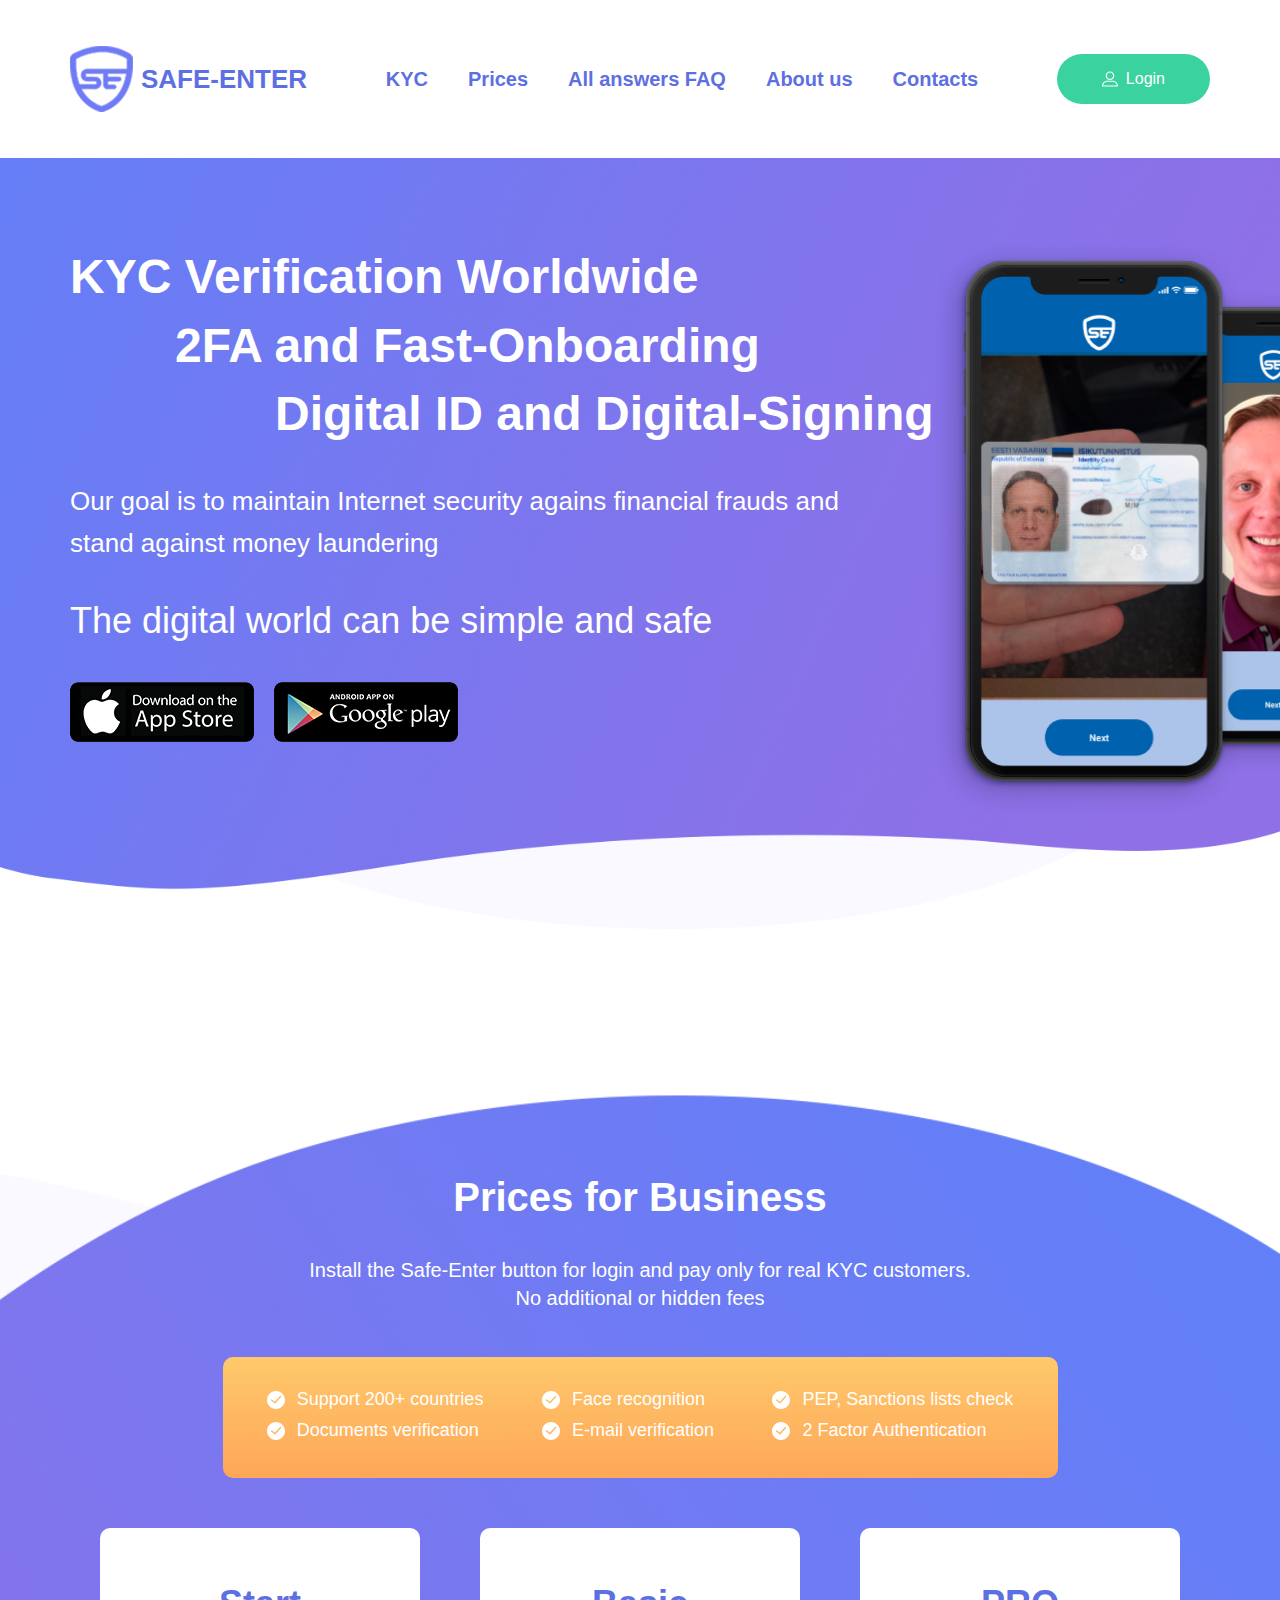
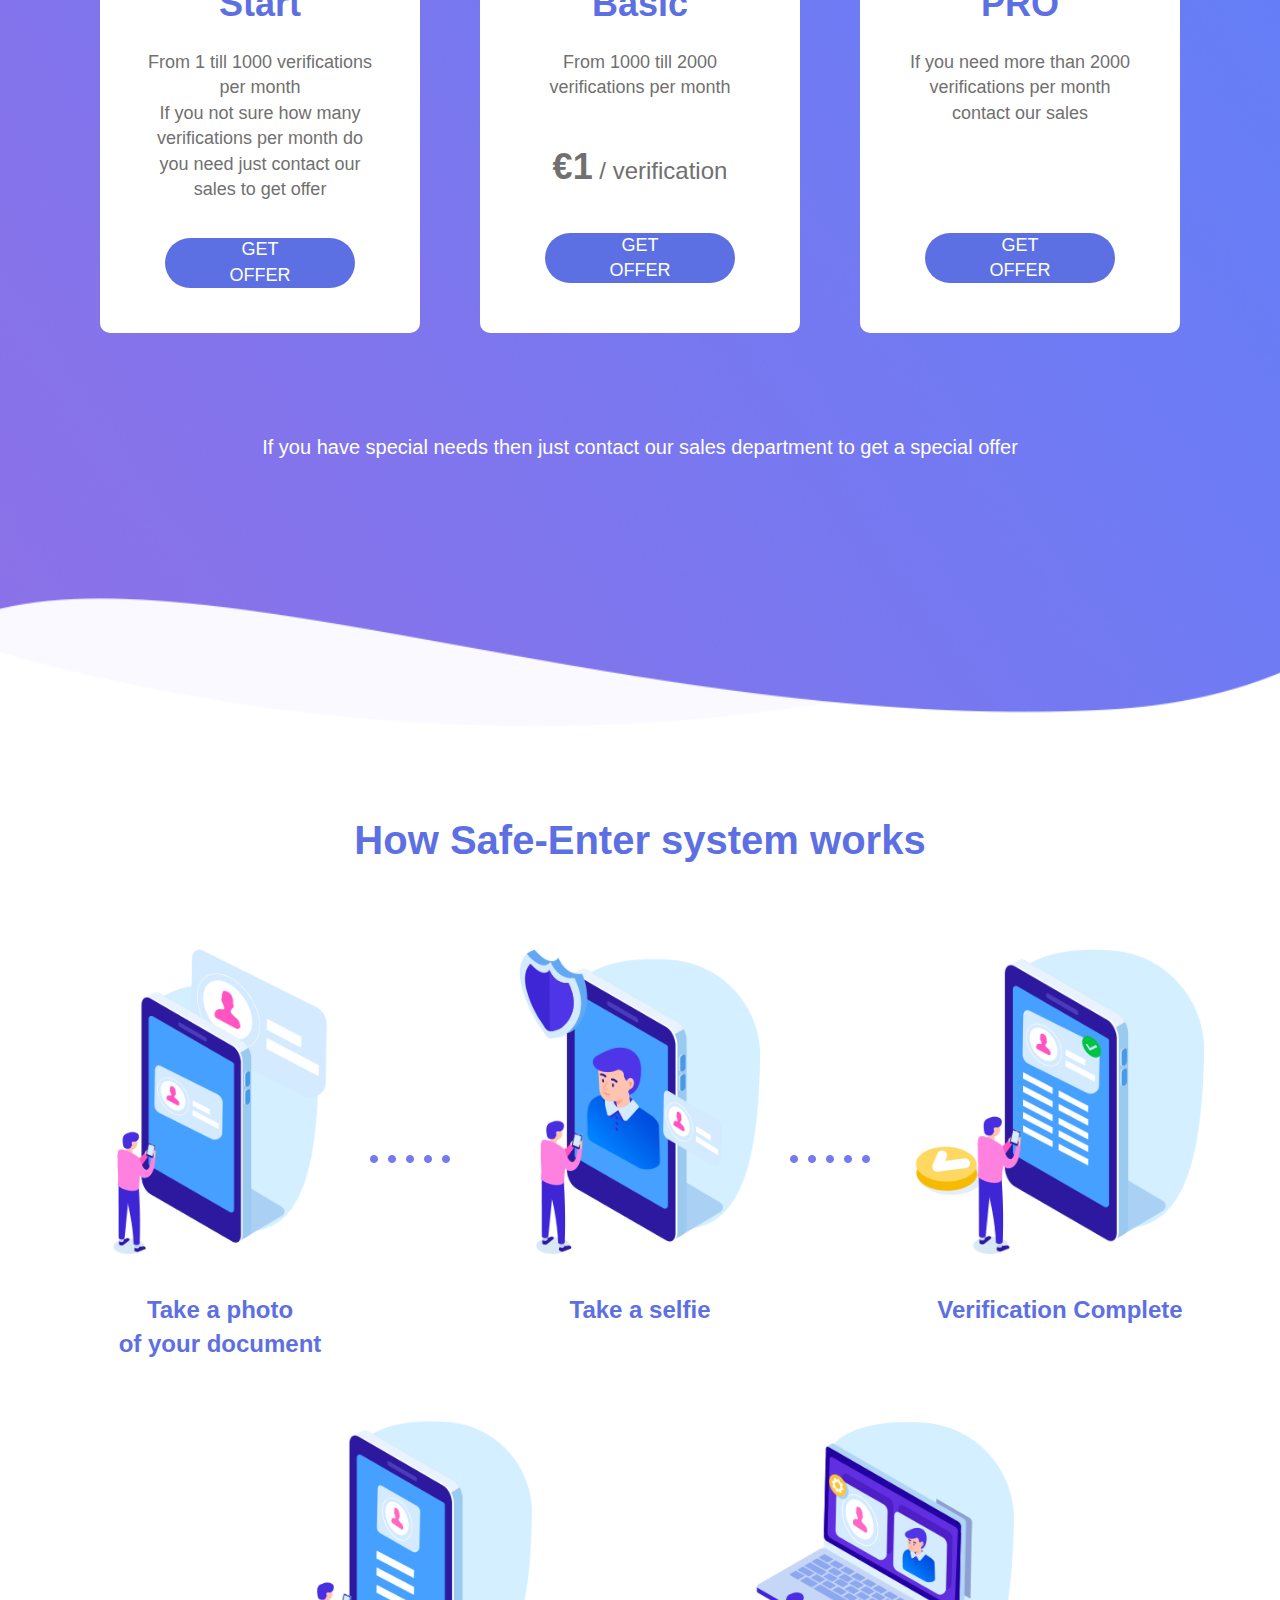
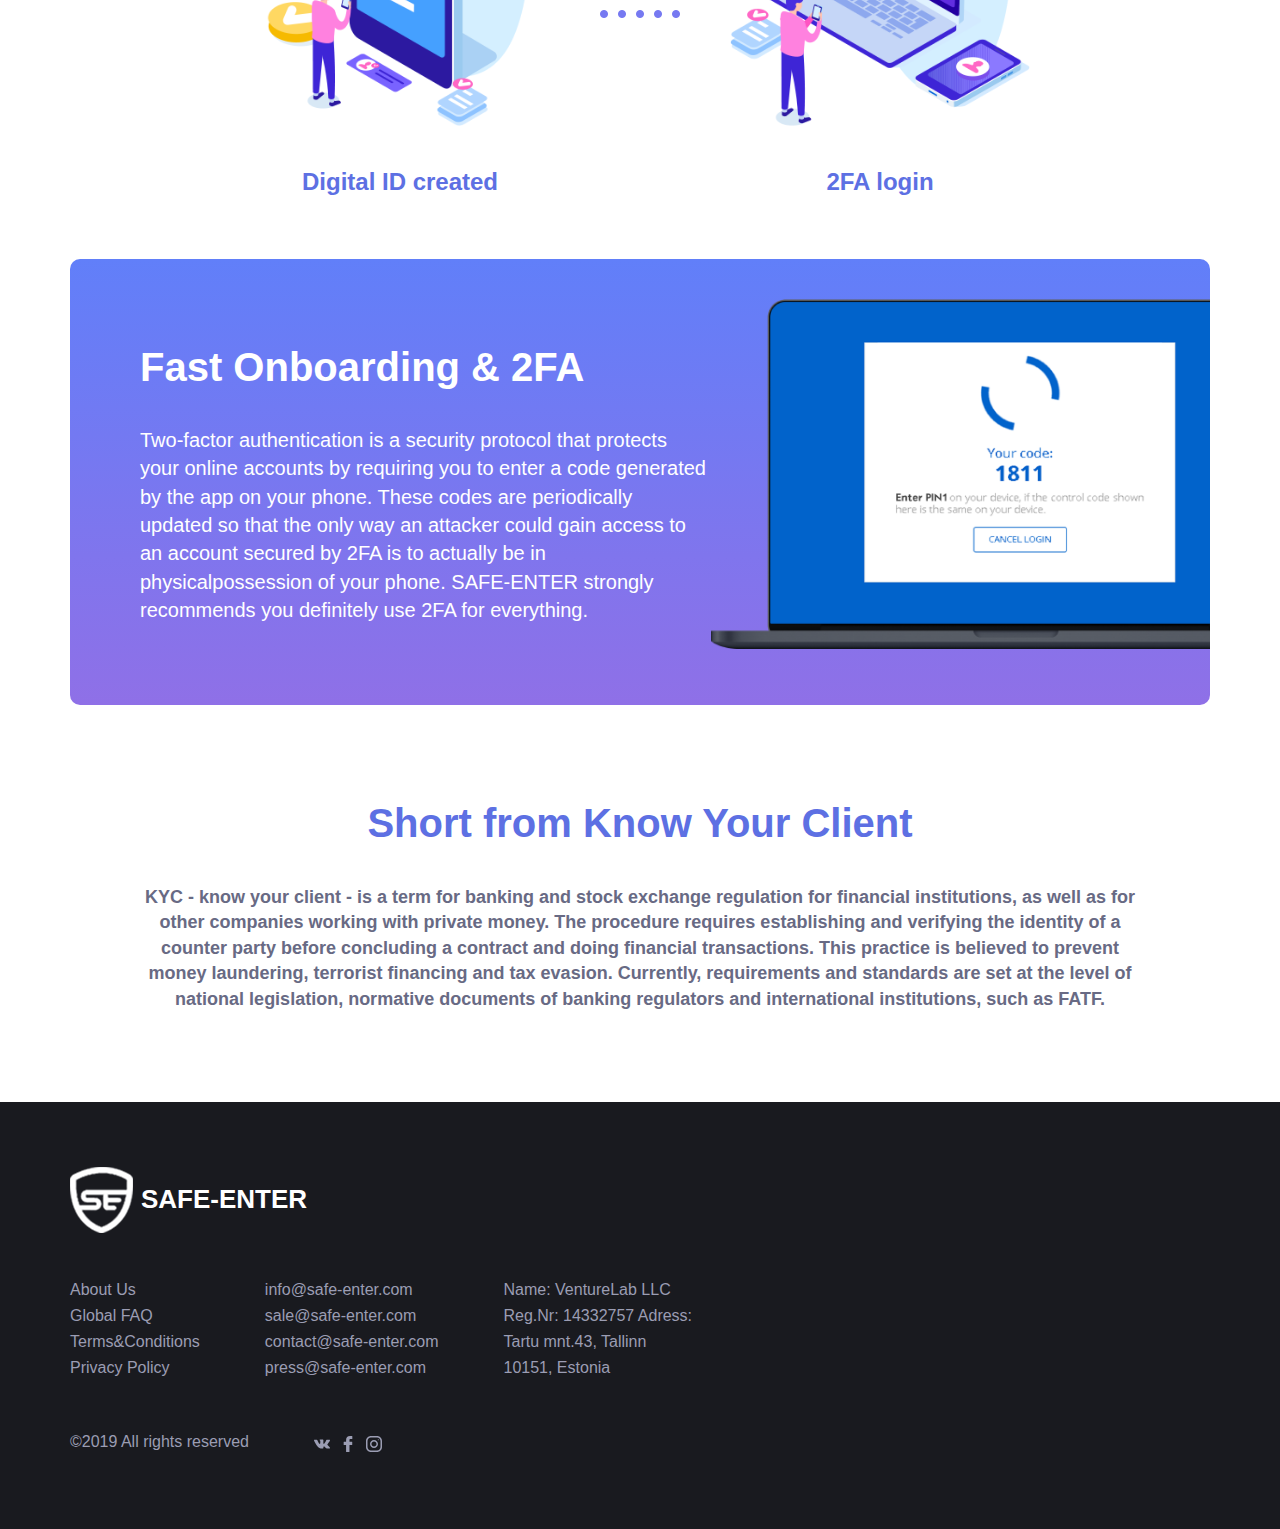
<file: index.html>
<!DOCTYPE html>
<html lang="ru">

<head>
  <meta charset="UTF-8">
  <meta name="viewport" content="width=device-width, initial-scale=1.0">
  <meta http-equiv="X-UA-Compatible" content="ie=edge">
  <title>Tempalte</title>
  <meta name="description" content="">
  <meta name="keywords" content="">
  <!-- Favicon -->
  <link rel="icon" href="#" type="image/x-icon">
  <link rel="shortcut icon" href="#" type="image/x-icon">
  <!-- OG-метки -->
  <meta property="og:title" content="Заголовок">
  <meta property="og:description" content="Описание">
  <meta property="og:type" content="article">
  <meta property="og:image" content="image">
  <meta property="og:site_name" content="site_name">
  <!-- Файлы стилей -->
  <link rel="stylesheet" href="css/style.min.css">
  <!-- No JS -->
  <noscript>
    <meta http-equiv="refresh" content="0;url=/nojs.html" />
  </noscript>
</head>

<body>
  <nav class="nav">
    <div class="container">
      <div class="row nav__row">
        <a href="/" class="nav__logo">
          <img src="/img/logo.png" alt="logo" class="nav__logo--img">
          <div class="nav__logo--text">
            Safe-enter
          </div>
        </a>
        <a href="#" class="nav__hidden">
            <svg class="nav__hidden--svg">
                <use xlink:href="img/sprite-svg.svg#menu"></use>
              </svg>
        </a>
        <ul class="nav__list">
          <li class="nav__item">
            <a href="#" class="nav__link">
              KYC
            </a>
          </li>
          <li class="nav__item" >
            <a href="#prices" class="nav__link" >
              Prices
            </a>
          </li>
          <li class="nav__item">
            <a href="/faq.html" class="nav__link">
              All answers FAQ
            </a>
          </li>
          <li class="nav__item">
            <a href="#" class="nav__link">
              About us
            </a>
          </li>
          <li class="nav__item">
            <a href="#" class="nav__link">
              Contacts
            </a>
          </li>
        </ul>
        <a href="#" class="nav__btn">
          <svg class="nav__btn--svg">
            <use xlink:href="img/sprite-svg.svg#profile"></use>
          </svg>
          Login
        </a>
      </div>
    </div>
  </nav>
  <header class="header">
    <div class="container">
      <div class="row">
        <div class="header__left">
          <h1 class="header__title">
            KYC Verification Worldwide
            <span class="header__title--span header__title--second">
              2FA and Fast-Onboarding
            </span>
            <span class="header__title--span header__title--third">
              Digital ID and Digital-Signing
            </span>
          </h1>
          <div class="header__desc">
            Our goal is to maintain Internet security agains financial frauds
            and stand against money laundering
          </div>
          <div class="header__deco">
            The digital world can be simple and safe
          </div>
          <div class="header__apps">
            <a href="#" class="header__apps--link">
                <img src="img/app-store.png" alt="" class="header__apps--a-store">
            </a>
            <a href="#" class="header__apps--link">
                <img src="img/g-play.png" alt="" class="header__apps--g-play">
            </a>
          </div>

        </div>
        <div class="header__right">
          <img src="img/iphones.png" alt="" class="header__img">
        </div>
      </div>
    </div>
  </header>

  <section class="prices" id="prices">
    <div class="container">
      <div class="row">
        <div class="col">
            <h2 class="prices__title">
                Prices for Business
              </h2>
              <div class="prices__desc">
                Install the Safe-Enter button for login and pay only for real KYC customers.
                No additional or hidden fees
              </div>
          <div class="prices__advantages">
            <div class="prices__advantages--col">
              <div class="prices__advantages--item">
                <svg class="prices__advantages--svg">
                  <use xlink:href="img/sprite-svg.svg#success-2"></use>
                </svg>
                Support 200+ countries
              </div>
              <div class="prices__advantages--item">
                <svg class="prices__advantages--svg">
                  <use xlink:href="img/sprite-svg.svg#success-2"></use>
                </svg>
                Documents verification
              </div>
            </div>
            <div class="prices__advantages--col">
              <div class="prices__advantages--item">
                <svg class="prices__advantages--svg">
                  <use xlink:href="img/sprite-svg.svg#success-2"></use>
                </svg>
                Face recognition
              </div>
              <div class="prices__advantages--item">
                <svg class="prices__advantages--svg">
                  <use xlink:href="img/sprite-svg.svg#success-2"></use>
                </svg>
                E-mail verification
              </div>
            </div>
            <div class="prices__advantages--col">
              <div class="prices__advantages--item">
                <svg class="prices__advantages--svg">
                  <use xlink:href="img/sprite-svg.svg#success-2"></use>
                </svg>
                PEP, Sanctions lists check
              </div>
              <div class="prices__advantages--item">
                <svg class="prices__advantages--svg">
                  <use xlink:href="img/sprite-svg.svg#success-2"></use>
                </svg>
                2 Factor Authentication
              </div>
            </div>
          </div>
          <ul class="prices__pack">
            <li class="prices__pack--item">
              <div class="prices__pack--title">
                Start
              </div>
              <div class="prices__pack--desc">
                From 1 till 1000
                verifications per month
                <div class="prices__pack--span">
                  If you not sure how
                  many verifications per month
                  do you need just contact
                  our sales to get offer
                </div>
              </div>
              <a href="#" class="prices__pack--btn">
                GET OFFER
              </a>
            </li>
            <li class="prices__pack--item">
              <div class="prices__pack--title">
                Basic
              </div>
              <div class="prices__pack--desc">
                From 1000 till 2000 verifications per month
                <div class="prices__pack--price">
                  <span class="prices__pack--bold">€1</span> / verification
                </div>
              </div>
              <a href="#" class="prices__pack--btn">
                GET OFFER
              </a>
            </li>
            <li class="prices__pack--item">
              <div class="prices__pack--title">
                PRO
              </div>
              <div class="prices__pack--desc">
                If you need more than 2000
                verifications per month
                contact our sales
              </div>
              <a href="#" class="prices__pack--btn">
                GET OFFER
              </a>
            </li>
          </ul>
          <div class="prices__info">
              If you have special needs then just contact our sales department to get a special offer
          </div>
        </div>
      </div>
    </div>
  </section>
  <section class="advantages">
    <div class="container">
      <div class="row">
        <div class="col">
            <h2 class="advantages__title">
                How Safe-Enter system works
            </h2>
            <ul class="advantages__list">
              <li class="advantages__item">
                  <svg class="advantages__item--svg">
                      <use xlink:href="img/sprite-svg.svg#1"></use>
                    </svg>
                    Take a photo <br> of your document
                    <img src="/img/krugi.png" alt="" class="advantages__item--circles">
              </li>
              <li class="advantages__item">
                  <svg class="advantages__item--svg">
                      <use xlink:href="img/sprite-svg.svg#2"></use>
                    </svg>
                    Take a selfie
                    <img src="/img/krugi.png" alt="" class="advantages__item--circles">
              </li>
              <li class="advantages__item">
                  <svg class="advantages__item--svg">
                      <use xlink:href="img/sprite-svg.svg#3"></use>
                    </svg>
                    Verification Complete
                    
              </li>
              <li class="advantages__item">
                  <svg class="advantages__item--svg">
                      <use xlink:href="img/sprite-svg.svg#4"></use>
                    </svg>
                    Digital ID created
                    <img src="/img/krugi.png" alt="" class="advantages__item--circles advantages__item--circles-last">
              </li>
              <li class="advantages__item">
                  <svg class="advantages__item--svg">
                      <use xlink:href="img/sprite-svg.svg#5"></use>
                    </svg>
                    2FA login
              </li>
            </ul>
        </div>
      </div>
    </div>
  </section>
  <section class="onboard">
    <div class="container">
      <div class="row">
        <div class="onboard__wrap">
          <div class="onboard__left">
            <div class="onboard__title">
                Fast Onboarding & 2FA
            </div>
            <div class="onboard__text">
                Two-factor authentication is a security protocol that protects
                your online accounts by requiring you to enter a code
                generated by the app on your phone. These codes are
                periodically updated so that the only way an attacker could
                gain access to an account secured by 2FA is to actually
                be in physicalpossession of your phone.
                
                SAFE-ENTER strongly recommends you definitely use 2FA
                for everything.
            </div>
          </div>
          <img src="img/Macbook.png" alt="" class="onboard__img">
        </div>
      </div>
    </div>
  </section>
  <section class="info">
    <div class="container">
      <h2 class="info__title">
          Short from Know Your Client
      </h2>
      <div class="info__text">
          KYC - know your client - is a term for banking and stock exchange regulation for financial institutions,
          as well as for other companies working with private money. The procedure requires establishing and verifying
         the identity of a counter party before concluding a contract and doing financial transactions.
         This practice is believed to prevent money laundering, terrorist financing and tax evasion.
         Currently, requirements and standards are set at the level of national legislation, normative documents
         of banking regulators and international institutions, such as FATF.
      </div>
    </div>
  </section>
  <footer class="footer">
    <div class="container">
      <div class="row footer__row">
        <div class="footer__left">
          <a href="#" class="footer__logo">
              <img src="img/logo-w.png" alt="logo" class="footer__logo--img">
              <div class="footer__logo--text">
                Safe-enter
              </div>
          </a>
          <div class="footer__info">
            <ul class="footer__nav">
              <li class="footer__nav--item">
                <a href="#" class="footer__link">
                    About Us
                </a>
              </li>
              <li class="footer__nav--item">
                  <a href="/faq.html" class="footer__link">
                      Global FAQ
                  </a>
                </li>
                <li class="footer__nav--item">
                    <a href="#" class="footer__link">
                        Terms&Conditions
                    </a>
                  </li>
                  <li class="footer__nav--item">
                      <a href="#" class="footer__link">
                          Privacy Policy
                      </a>
                    </li>
            </ul>
            <ul class="footer__emails">
                <li class="footer__emails--item">
                  <a href="mailto:info@safe-enter.com" class="footer__link">
                      info@safe-enter.com
                  </a>
                </li>
                <li class="footer__emails--item">
                    <a href="mailto:sale@safe-enter.com" class="footer__link">
                        sale@safe-enter.com
                    </a>
                  </li>
                  <li class="footer__emails--item">
                      <a href="mailto:contact@safe-enter.com" class="footer__link">
                          contact@safe-enter.com
                      </a>
                    </li>
                    <li class="footer__emails--item">
                        <a href="mailto:press@safe-enter.com" class="footer__link">
                            press@safe-enter.com
                        </a>
                      </li>
              </ul>
              <div class="footer__adress">
                  Name: VentureLab LLC
                  Reg.Nr: 14332757
                  Adress: Tartu mnt.43,
                  Tallinn 10151, Estonia
                  
              </div>
          </div>
          <div class="footer__bottom">
              <div class="footer__copyright">
                  ©2019 All rights reserved
              </div>
              <ul class="footer__social">
                <li class="footer__icon">
                  <a href="#" class="footer__link">
                      <svg class="footer__icon--svg">
                          <use xlink:href="img/sprite-svg.svg#vk"></use>
                        </svg>
                  </a>
                </li>
                <li class="footer__icon">
                    <a href="#" class="footer__link">
                        <svg class="footer__icon--svg">
                            <use xlink:href="img/sprite-svg.svg#fb"></use>
                          </svg>
                    </a>
                  </li>
                  <li class="footer__icon">
                      <a href="#" class="footer__link">
                          <svg class="footer__icon--svg">
                              <use xlink:href="img/sprite-svg.svg#inst"></use>
                            </svg>
                      </a>
                    </li>
              </ul>
            </div>
        </div>
        <div class="footer__right">
            <iframe class="footer__map" src="https://www.google.com/maps/embed?pb=!1m18!1m12!1m3!1d2029.0512924966736!2d24.76467565187066!3d59.43221908160516!2m3!1f0!2f0!3f0!3m2!1i1024!2i768!4f13.1!3m3!1m2!1s0x46929358bac8931d%3A0x778d31ec51596dc9!2zVGFydHUgbWFhbnRlZSA0MywgMTAxMjggVGFsbGlubiwg0K3RgdGC0L7QvdC40Y8!5e0!3m2!1sru!2sru!4v1568658448649!5m2!1sru!2sru" frameborder="0" style="border:0;" allowfullscreen=""></iframe>
        </div>
      </div>
    </div>
  </footer>
  <script src="js/libs.min.js"></script>
  <script src="js/script.min.js"></script>
</body>
    
</html>
</file>
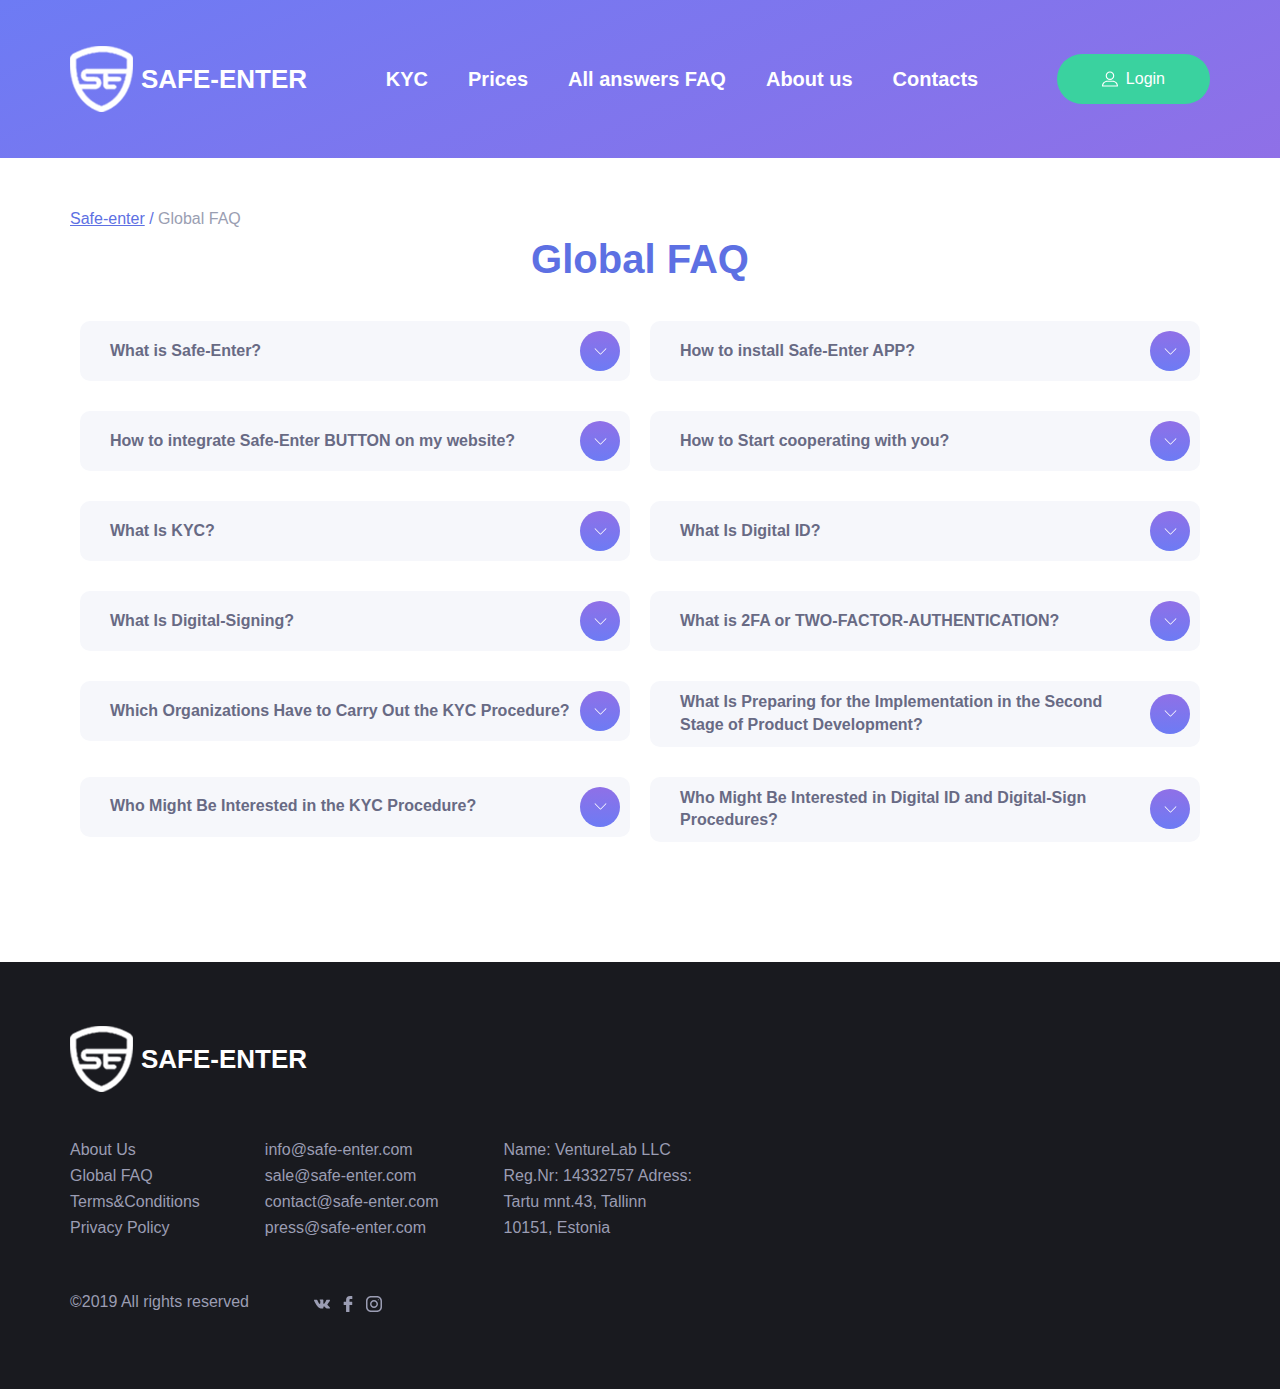
<file: faq.html>
<!DOCTYPE html>
<html lang="ru">

<head>
  <meta charset="UTF-8">
  <meta name="viewport" content="width=device-width, initial-scale=1.0">
  <meta http-equiv="X-UA-Compatible" content="ie=edge">
  <title>Tempalte</title>
  <meta name="description" content="">
  <meta name="keywords" content="">
  <!-- Favicon -->
  <link rel="icon" href="#" type="image/x-icon">
  <link rel="shortcut icon" href="#" type="image/x-icon">
  <!-- OG-метки -->
  <meta property="og:title" content="Заголовок">
  <meta property="og:description" content="Описание">
  <meta property="og:type" content="article">
  <meta property="og:image" content="image">
  <meta property="og:site_name" content="site_name">
  <!-- Файлы стилей -->
  <link rel="stylesheet" href="css/style.min.css">
  <!-- No JS -->
  <noscript>
    <meta http-equiv="refresh" content="0;url=/nojs.html" />
  </noscript>
</head>

<body>
  <nav class="nav nav-accent">
    <div class="container">
      <div class="row nav__row">
        <a href="/" class="nav__logo nav-accent__logo">
          <img src="/img/logo-w.png" alt="logo" class="nav__logo--img nav-accent__logo--img">
          <div class="nav__logo--text nav-accent__logo--text">
            Safe-enter
          </div>
        </a>
        <a href="#" class="nav__hidden">
          <svg class="nav__hidden--svg">
            <use xlink:href="img/sprite-svg.svg#menu"></use>
          </svg>
        </a>
        <ul class="nav__list">
          <li class="nav__item">
            <a href="#" class="nav__link">
              KYC
            </a>
          </li>
          <li class="nav__item">
            <a href="../#prices" class="nav__link">
              Prices
            </a>
          </li>
          <li class="nav__item">
            <a href="#" class="nav__link">
              All answers FAQ
            </a>
          </li>
          <li class="nav__item">
            <a href="#" class="nav__link">
              About us
            </a>
          </li>
          <li class="nav__item">
            <a href="#" class="nav__link">
              Contacts
            </a>
          </li>
        </ul>
        <a href="#" class="nav__btn">
          <svg class="nav__btn--svg">
            <use xlink:href="img/sprite-svg.svg#profile"></use>
          </svg>
          Login
        </a>
      </div>
    </div>
  </nav>
  <section class="faq">
    <div class="container">
      <div class="row">
        <div class="col">
          <div class="breadcrumbs">
            <a href="#" class="breadcrumbs__link">
              Safe-enter</a>
            /
            <a href="#" class="breadcrumbs__link breadcrumbs__link--unactive">
              Global FAQ
            </a>
          </div>
          <h2 class="faq__title">
            Global FAQ
          </h2>
          <ul class="faq__list">
            <li class="faq__item">
              <div class="faq__wrap">
                <div class="faq__name">
                  What is Safe-Enter?
                </div>
                <a href="#" class="faq__btn">
                  <svg class="faq__btn--svg">
                    <use xlink:href="img/sprite-svg.svg#down-arrow"></use>
                  </svg>
                </a>
              </div>
              <div class="faq__hidden">
                All organizations accepting money from private individuals,
                regardless of their size and activity:
              </div>
            </li>
            <li class="faq__item">
              <div class="faq__wrap">
                <div class="faq__name">
                  How to install Safe-Enter APP?
                </div>
                <a href="a" class="faq__btn">
                  <svg class="faq__btn--svg">
                    <use xlink:href="img/sprite-svg.svg#down-arrow"></use>
                  </svg>
                </a>
              </div>
              <div class="faq__hidden">
                All organizations accepting money from private individuals,
                regardless of their size and activity:
              </div>
            </li>
            <li class="faq__item">
              <div class="faq__wrap">
                <div class="faq__name">
                  How to integrate Safe-Enter BUTTON on my website?
                </div>
                <a href="#" class="faq__btn">
                  <svg class="faq__btn--svg">
                    <use xlink:href="img/sprite-svg.svg#down-arrow"></use>
                  </svg>
                </a>
              </div>
              <div class="faq__hidden">
                All organizations accepting money from private individuals,
                regardless of their size and activity:
              </div>
            </li>
            <li class="faq__item">
              <div class="faq__wrap">
                <div class="faq__name">
                  How to Start cooperating with you?
                </div>
                <a href="#" class="faq__btn">
                  <svg class="faq__btn--svg">
                    <use xlink:href="img/sprite-svg.svg#down-arrow"></use>
                  </svg>
                </a>
              </div>
              <div class="faq__hidden">
                All organizations accepting money from private individuals,
                regardless of their size and activity:
              </div>
            </li>
            <li class="faq__item">
              <div class="faq__wrap">
                <div class="faq__name">
                  What Is KYC?
                </div>
                <a href="#" class="faq__btn">
                  <svg class="faq__btn--svg">
                    <use xlink:href="img/sprite-svg.svg#down-arrow"></use>
                  </svg>
                </a>
              </div>
              <div class="faq__hidden">
                All organizations accepting money from private individuals,
                regardless of their size and activity:
              </div>
            </li>
            <li class="faq__item">
              <div class="faq__wrap">
                <div class="faq__name">
                  What Is Digital ID?
                </div>
                <a href="#" class="faq__btn">
                  <svg class="faq__btn--svg">
                    <use xlink:href="img/sprite-svg.svg#down-arrow"></use>
                  </svg>
                </a>
              </div>
              <div class="faq__hidden">
                All organizations accepting money from private individuals,
                regardless of their size and activity:
              </div>
            </li>
            <li class="faq__item">
              <div class="faq__wrap">
                <div class="faq__name">
                  What Is Digital-Signing?
                </div>
                <a href="#" class="faq__btn">
                  <svg class="faq__btn--svg">
                    <use xlink:href="img/sprite-svg.svg#down-arrow"></use>
                  </svg>
                </a>
              </div>
              <div class="faq__hidden">
                All organizations accepting money from private individuals,
                regardless of their size and activity:
              </div>
            </li>
            <li class="faq__item">
              <div class="faq__wrap">
                <div class="faq__name">
                  What is 2FA or TWO-FACTOR-AUTHENTICATION?
                </div>
                <a href="#" class="faq__btn">
                  <svg class="faq__btn--svg">
                    <use xlink:href="img/sprite-svg.svg#down-arrow"></use>
                  </svg>
                </a>
              </div>
              <div class="faq__hidden">
                All organizations accepting money from private individuals,
                regardless of their size and activity:
              </div>
            </li>
            <li class="faq__item">
              <div class="faq__wrap">
                <div class="faq__name">
                  Which Organizations Have to Carry Out the KYC Procedure?
                </div>
                <a href="#" class="faq__btn">
                  <svg class="faq__btn--svg">
                    <use xlink:href="img/sprite-svg.svg#down-arrow"></use>
                  </svg>
                </a>
              </div>
              <div class="faq__hidden">
                All organizations accepting money from private individuals,
                regardless of their size and activity:
              </div>
            </li>
            <li class="faq__item">
              <div class="faq__wrap">
                <div class="faq__name">
                  What Is Preparing for the Implementation in the Second
                  Stage of Product Development?
                </div>
                <a href="#" class="faq__btn">
                  <svg class="faq__btn--svg">
                    <use xlink:href="img/sprite-svg.svg#down-arrow"></use>
                  </svg>
                </a>
              </div>
              <div class="faq__hidden">
                All organizations accepting money from private individuals,
                regardless of their size and activity:
              </div>
            </li>
            <li class="faq__item">
              <div class="faq__wrap">
                <div class="faq__name">
                  Who Might Be Interested in the KYC Procedure?
                </div>
                <a href="#" class="faq__btn">
                  <svg class="faq__btn--svg">
                    <use xlink:href="img/sprite-svg.svg#down-arrow"></use>
                  </svg>
                </a>
              </div>
              <div class="faq__hidden">
                All organizations accepting money from private individuals,
                regardless of their size and activity:
              </div>
            </li>
            <li class="faq__item">
              <div class="faq__wrap">
                <div class="faq__name">
                  Who Might Be Interested in Digital ID and Digital-Sign
                  Procedures?
                </div>
                <a href="#" class="faq__btn">
                  <svg class="faq__btn--svg">
                    <use xlink:href="img/sprite-svg.svg#down-arrow"></use>
                  </svg>
                </a>
              </div>
              <div class="faq__hidden">
                All organizations accepting money from private individuals,
                regardless of their size and activity:
              </div>
            </li>
          </ul>
        </div>
      </div>
    </div>
  </section>
  <footer class="footer">
    <div class="container">
      <div class="row footer__row">
        <div class="footer__left">
          <a href="#" class="footer__logo">
            <img src="img/logo-w.png" alt="logo" class="footer__logo--img">
            <div class="footer__logo--text">
              Safe-enter
            </div>
          </a>
          <div class="footer__info">
            <ul class="footer__nav">
              <li class="footer__nav--item">
                <a href="#" class="footer__link">
                  About Us
                </a>
              </li>
              <li class="footer__nav--item">
                <a href="#" class="footer__link">
                  Global FAQ
                </a>
              </li>
              <li class="footer__nav--item">
                <a href="#" class="footer__link">
                  Terms&Conditions
                </a>
              </li>
              <li class="footer__nav--item">
                <a href="#" class="footer__link">
                  Privacy Policy
                </a>
              </li>
            </ul>
            <ul class="footer__emails">
              <li class="footer__emails--item">
                <a href="#" class="footer__link">
                  info@safe-enter.com
                </a>
              </li>
              <li class="footer__emails--item">
                <a href="#" class="footer__link">
                  sale@safe-enter.com
                </a>
              </li>
              <li class="footer__emails--item">
                <a href="#" class="footer__link">
                  contact@safe-enter.com
                </a>
              </li>
              <li class="footer__emails--item">
                <a href="#" class="footer__link">
                  press@safe-enter.com
                </a>
              </li>
            </ul>
            <div class="footer__adress">
              Name: VentureLab LLC
              Reg.Nr: 14332757
              Adress: Tartu mnt.43,
              Tallinn 10151, Estonia

            </div>
          </div>
          <div class="footer__bottom">
            <div class="footer__copyright">
              ©2019 All rights reserved
            </div>
            <ul class="footer__social">
              <li class="footer__icon">
                <a href="#" class="footer__link">
                  <svg class="footer__icon--svg">
                    <use xlink:href="img/sprite-svg.svg#vk"></use>
                  </svg>
                </a>
              </li>
              <li class="footer__icon">
                <a href="#" class="footer__link">
                  <svg class="footer__icon--svg">
                    <use xlink:href="img/sprite-svg.svg#fb"></use>
                  </svg>
                </a>
              </li>
              <li class="footer__icon">
                <a href="#" class="footer__link">
                  <svg class="footer__icon--svg">
                    <use xlink:href="img/sprite-svg.svg#inst"></use>
                  </svg>
                </a>
              </li>
            </ul>
          </div>
        </div>
        <div class="footer__right">
          <iframe class="footer__map"
            src="https://www.google.com/maps/embed?pb=!1m18!1m12!1m3!1d2029.0512924966736!2d24.76467565187066!3d59.43221908160516!2m3!1f0!2f0!3f0!3m2!1i1024!2i768!4f13.1!3m3!1m2!1s0x46929358bac8931d%3A0x778d31ec51596dc9!2zVGFydHUgbWFhbnRlZSA0MywgMTAxMjggVGFsbGlubiwg0K3RgdGC0L7QvdC40Y8!5e0!3m2!1sru!2sru!4v1568658448649!5m2!1sru!2sru"
            frameborder="0" style="border:0;" allowfullscreen=""></iframe>
        </div>
      </div>
    </div>
  </footer>
  <script src="js/libs.min.js"></script>
  <script src="js/script.min.js"></script>
</body>

</html>
</file>
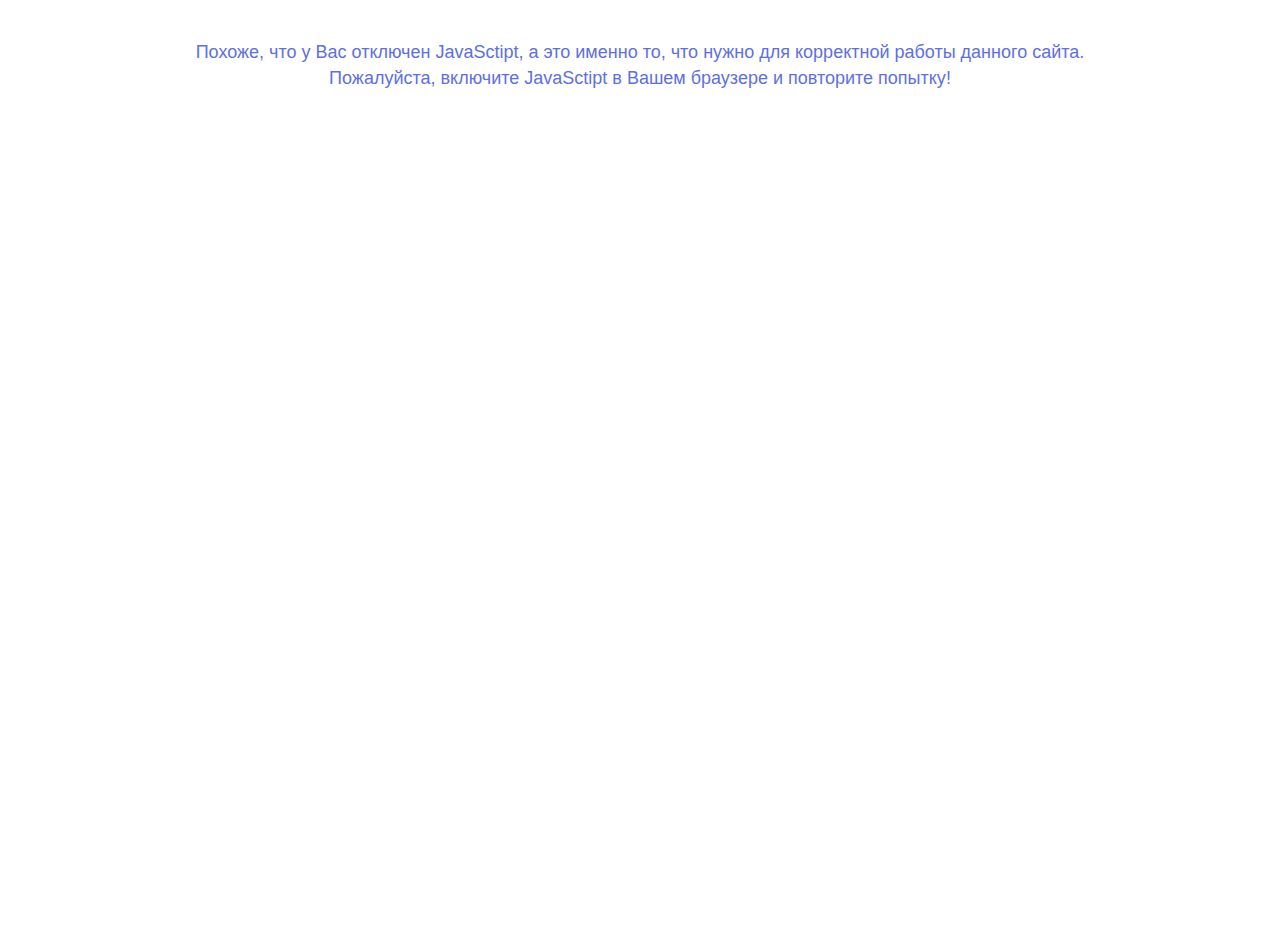
<file: nojs.html>
<!DOCTYPE html>
<html lang="ru">

<head>
  <meta charset="UTF-8">
  <meta name="viewport" content="width=device-width, initial-scale=1.0">
  <meta http-equiv="X-UA-Compatible" content="ie=edge">
  <title>Tempalte</title>
  <!-- Favicon -->
  <link rel="icon" href="#" type="image/x-icon">
  <link rel="shortcut icon" href="#" type="image/x-icon">
  <!-- Файлы стилей -->
  <link rel="stylesheet" href="css/style.min.css">
</head>
<body>
  <div class="nojs" style="text-align: center;font-size: 18px;font-family: sans-serif; margin-top: 40px">
    Похоже, что у Вас <b>отключен JavaSctipt,</b> а это именно то, что нужно для корректной работы данного сайта. <br>
    Пожалуйста, <b>включите JavaSctipt</b> в Вашем браузере и <a href="/">повторите попытку</a>!
  </div>

  <script src="js/script.min.js"></script>
</body>
</html>
</file>
<file: css/style.min.css>
/*! normalize.css v7.0.0 | MIT License | github.com/necolas/normalize.css */html{line-height:1.15;-ms-text-size-adjust:100%;-webkit-text-size-adjust:100%}body{margin:0}article,aside,footer,header,nav,section{display:block}h1{font-size:2em;margin:.67em 0}figcaption,figure,main{display:block}figure{margin:1em 40px}hr{-webkit-box-sizing:content-box;box-sizing:content-box;height:0;overflow:visible}pre{font-family:monospace,monospace;font-size:1em}a{background-color:transparent;-webkit-text-decoration-skip:objects}abbr[title]{border-bottom:none;-webkit-text-decoration:underline dotted;text-decoration:underline dotted}b,strong{font-weight:bolder}code,kbd,samp{font-family:monospace,monospace;font-size:1em}dfn{font-style:italic}mark{background-color:#ff0;color:#000}small{font-size:80%}sub,sup{font-size:75%;line-height:0;position:relative;vertical-align:baseline}sub{bottom:-.25em}sup{top:-.5em}audio,video{display:inline-block}audio:not([controls]){display:none;height:0}img{border-style:none}svg:not(:root){overflow:hidden}button,input,optgroup,select,textarea{font-family:sans-serif;font-size:100%;line-height:1.15;margin:0}button,input{overflow:visible}button,select{text-transform:none}[type=reset],[type=submit],button,html [type=button]{-webkit-appearance:button}[type=button]::-moz-focus-inner,[type=reset]::-moz-focus-inner,[type=submit]::-moz-focus-inner,button::-moz-focus-inner{border-style:none;padding:0}[type=button]:-moz-focusring,[type=reset]:-moz-focusring,[type=submit]:-moz-focusring,button:-moz-focusring{outline:ButtonText dotted 1px}fieldset{padding:.35em .75em .625em}legend{-webkit-box-sizing:border-box;box-sizing:border-box;color:inherit;display:table;max-width:100%;padding:0;white-space:normal}progress{display:inline-block;vertical-align:baseline}textarea{overflow:auto}[type=checkbox],[type=radio]{-webkit-box-sizing:border-box;box-sizing:border-box;padding:0}[type=number]::-webkit-inner-spin-button,[type=number]::-webkit-outer-spin-button{height:auto}[type=search]{-webkit-appearance:textfield;outline-offset:-2px}[type=search]::-webkit-search-cancel-button,[type=search]::-webkit-search-decoration{-webkit-appearance:none}::-webkit-file-upload-button{-webkit-appearance:button;font:inherit}details,menu{display:block}summary{display:list-item}canvas{display:inline-block}[hidden],template{display:none}html{font-size:16px}body,html{height:100%}body{font-size:1rem;line-height:1.42;-webkit-font-smoothing:antialiased;font-weight:300;background:#fff;color:#5d70e3;font-family:Selene,sans-serif}h1,h2,h3,h4,h5,h6{margin-top:0;font-weight:400;font-weight:900}table{border-collapse:collapse;border-spacing:0}li,ul{padding:0;margin:0;list-style:none}p{padding:0;margin:0}a{text-decoration:none;color:inherit}*{-webkit-box-sizing:border-box;box-sizing:border-box;outline:0}.container{max-width:1170px;width:100%;padding:0 15px;margin:auto}.row{display:-webkit-box;display:-webkit-flex;display:-ms-flexbox;display:flex;-webkit-flex-wrap:wrap;-ms-flex-wrap:wrap;flex-wrap:wrap}.col{width:100%}.nav{padding:2.8125rem 0;background-color:#fff}.nav__row{-webkit-box-pack:justify;-webkit-justify-content:space-between;-ms-flex-pack:justify;justify-content:space-between;-webkit-box-align:center;-webkit-align-items:center;-ms-flex-align:center;align-items:center}.nav__logo{display:-webkit-box;display:-webkit-flex;display:-ms-flexbox;display:flex;-webkit-box-align:center;-webkit-align-items:center;-ms-flex-align:center;align-items:center;font-size:1.625rem;color:#5d70e3;font-weight:900;text-transform:uppercase;max-height:4.0625rem}.nav__logo--text{margin-left:.5rem}.nav__list{display:-webkit-box;display:-webkit-flex;display:-ms-flexbox;display:flex;-webkit-box-align:center;-webkit-align-items:center;-ms-flex-align:center;align-items:center}.nav__item{padding:1.25rem;position:relative;font-size:1.25rem;font-weight:700;z-index:1;-webkit-transition:all 1s ease 0s;-o-transition:all 1s ease 0s;transition:all 1s ease 0s}.nav__item:hover:before{display:block;content:'';width:3.125rem;height:3.125rem;background-color:#3ad29f;border-radius:3.75rem;position:absolute;top:8px;left:0;z-index:-1}.nav__btn{display:-webkit-box;display:-webkit-flex;display:-ms-flexbox;display:flex;-webkit-box-align:center;-webkit-align-items:center;-ms-flex-align:center;align-items:center;height:3.125rem;padding:0 2.8125rem;border-radius:3.125rem;background-color:#3ad29f;color:#fff;font-weight:500}.nav__btn--svg{fill:#fff;width:1rem;height:1rem;margin-right:.5rem}.nav__hidden{display:none}.nav__hidden--svg{fill:#5d70e3;width:2.5rem;height:2.5rem}.nav-accent{color:#fff;background-image:-webkit-linear-gradient(-67deg,#6d7bf4 0,#8f70e7 100%);background-image:-ms-linear-gradient(-67deg,#6d7bf4 0,#8f70e7 100%)}.nav-accent__logo--text{color:#fff}.nav-accent__hidden--svg{fill:#fff}.header{overflow:hidden;color:#fff;position:relative;padding-top:5.3125rem;padding-bottom:11.25rem;background-image:url(../img/bg.png);background-position:center bottom;-webkit-background-size:cover;background-size:cover;min-height:600px}.header__title{font-size:3rem}.header__title--span{display:block}.header__title--second{margin-left:6.5625rem}.header__title--third{margin-left:12.8125rem}.header__desc{font-size:1.625rem;font-weight:300;line-height:2.625rem;max-width:48.125rem}.header__deco{font-size:2.25rem;line-height:2.625rem;margin-top:2.25rem}.header__img{position:absolute;max-height:35.625rem}.header__apps{display:-webkit-box;display:-webkit-flex;display:-ms-flexbox;display:flex;margin-top:2.5rem;-webkit-flex-wrap:wrap;-ms-flex-wrap:wrap;flex-wrap:wrap}.header__apps--a-store{margin-right:1.25rem}.prices{color:#fff;padding:7.5rem 0 10.9375rem;background-image:url(../img/bg-2.png);background-position:center;-webkit-background-size:cover;background-size:cover}.prices__title{padding-top:7.5rem;text-align:center;font-size:2.5rem;margin-bottom:1.875rem}.prices__desc{text-align:center;font-size:1.25rem;max-width:43.125rem;margin:auto}.prices__pack{display:-webkit-box;display:-webkit-flex;display:-ms-flexbox;display:flex;-webkit-flex-wrap:wrap;-ms-flex-wrap:wrap;flex-wrap:wrap;-webkit-box-pack:justify;-webkit-justify-content:space-between;-ms-flex-pack:justify;justify-content:space-between}.prices__pack--item{position:relative;padding:3.125rem 2.5rem;max-width:22.5rem;height:25.3125rem;text-align:center;border-radius:.625rem;background-color:#fff;color:#707070;font-size:1.125rem;display:-webkit-box;display:-webkit-flex;display:-ms-flexbox;display:flex;-webkit-box-orient:vertical;-webkit-box-direction:normal;-webkit-flex-direction:column;-ms-flex-direction:column;flex-direction:column;-webkit-box-align:center;-webkit-align-items:center;-ms-flex-align:center;align-items:center;margin:0 auto 1.875rem}.prices__pack--title{color:#5d70e3;font-size:2.25rem;font-weight:900;margin-bottom:1.25rem}.prices__pack--btn{background-color:#5d70e3;border-radius:3.125rem;height:3.125rem;display:-webkit-box;display:-webkit-flex;display:-ms-flexbox;display:flex;-webkit-box-align:center;-webkit-align-items:center;-ms-flex-align:center;align-items:center;max-width:11.875rem;color:#fff;text-transform:uppercase;font-weight:300;-webkit-box-pack:center;-webkit-justify-content:center;-ms-flex-pack:center;justify-content:center;margin-bottom:0;margin-top:auto;-webkit-align-content:flex-end;-ms-flex-line-pack:end;align-content:flex-end;-webkit-flex-shrink:0;-ms-flex-negative:0;flex-shrink:0;padding:0 45px}.prices__pack--desc{max-width:15rem;margin-bottom:2.1875rem}.prices__pack--price{margin-top:2.5rem;font-size:1.5rem}.prices__pack--bold{font-weight:900;font-size:2.25rem}.prices__advantages{-webkit-justify-content:space-around;-ms-flex-pack:distribute;justify-content:space-around;font-size:1.125rem;max-width:52.1875rem;margin:2.8125rem auto 3.125rem;display:-webkit-box;display:-webkit-flex;display:-ms-flexbox;display:flex;-webkit-flex-wrap:wrap;-ms-flex-wrap:wrap;flex-wrap:wrap;padding:1.875rem;border-radius:10px;background-image:-webkit-linear-gradient(90deg,#ffa658 0,#fec96b 100%);background-image:-ms-linear-gradient(90deg,#ffa658 0,#fec96b 100%)}.prices__advantages--item{display:-webkit-box;display:-webkit-flex;display:-ms-flexbox;display:flex;-webkit-box-align:center;-webkit-align-items:center;-ms-flex-align:center;align-items:center;margin-bottom:.3125rem}.prices__advantages--svg{margin-right:.75rem;height:1.125rem;width:1.125rem;fill:#fff}.prices__advantages--col{margin-right:1.875rem}.prices__advantages--col:last-child{margin-right:0}.prices__info{margin-top:4.375rem;font-size:1.25rem;text-align:center;font-weight:300;padding-bottom:10.9375rem}.advantages__title{font-size:2.5rem;font-weight:900;text-align:center;margin-bottom:5rem}.advantages__list{display:-webkit-box;display:-webkit-flex;display:-ms-flexbox;display:flex;-webkit-box-pack:justify;-webkit-justify-content:space-between;-ms-flex-pack:justify;justify-content:space-between;-webkit-flex-wrap:wrap;-ms-flex-wrap:wrap;flex-wrap:wrap}.advantages__item{position:relative;margin-left:auto;margin-bottom:3.75rem;font-weight:700;text-align:center;max-width:18.75rem;font-size:1.5rem}.advantages__item:first-child{margin-left:0}.advantages__item:last-child{margin:0 auto}.advantages__item--svg{height:19.0625rem;margin-bottom:1.875rem}.advantages__item--circles{position:absolute;right:-80px;top:50%}.advantages__item--circles-last{right:-130px}.onboard__wrap{position:relative;overflow:hidden;width:100%;color:#fff;background-image:-webkit-linear-gradient(90deg,#8f70e7 0,#617ff9 100%);background-image:-ms-linear-gradient(90deg,#8f70e7 0,#617ff9 100%);border-radius:.625rem;padding:5rem 4.375rem}.onboard__title{font-weight:900;font-size:2.5rem;margin-bottom:1.875rem}.onboard__text{max-width:35.625rem;font-size:1.25rem;font-weight:500}.onboard__img{position:absolute;top:2.5rem;right:-6.875rem;max-height:21.875rem}.info{padding:5.625rem 0}.info__title{text-align:center;font-size:2.5rem;font-weight:900}.info__text{font-size:1.125rem;font-weight:700;color:#686a84;max-width:62.5rem;margin:auto;text-align:center}.faq{padding:3.125rem 0 5.625rem}.faq__title{font-size:2.5rem;font-weight:900;text-align:center}.faq__list{display:-webkit-box;display:-webkit-flex;display:-ms-flexbox;display:flex;-webkit-flex-wrap:wrap;-ms-flex-wrap:wrap;flex-wrap:wrap;-webkit-box-pack:justify;-webkit-justify-content:space-between;-ms-flex-pack:justify;justify-content:space-between;-webkit-box-align:start;-webkit-align-items:flex-start;-ms-flex-align:start;align-items:flex-start}.faq__hidden{display:none;padding:1.5625rem 1.875rem 1.875rem;border-top:1px solid #d9dce9;font-weight:300}.faq__hidden--active{display:block}.faq__item{margin:0 auto 1.875rem;background-color:#f6f7fb;border-radius:.625rem;width:34.375rem;font-weight:700;color:#686a84}.faq__wrap{display:-webkit-box;display:-webkit-flex;display:-ms-flexbox;display:flex;-webkit-box-pack:justify;-webkit-justify-content:space-between;-ms-flex-pack:justify;justify-content:space-between;-webkit-box-align:center;-webkit-align-items:center;-ms-flex-align:center;align-items:center;padding:.625rem .625rem .625rem 1.875rem}.faq__btn{border-radius:3.125rem;width:2.5rem;height:2.5rem;background-image:-webkit-linear-gradient(90deg,#6d7bf4 0,#8f70e7 100%);background-image:-ms-linear-gradient(90deg,#6d7bf4 0,#8f70e7 100%);display:-webkit-box;display:-webkit-flex;display:-ms-flexbox;display:flex;-webkit-box-align:center;-webkit-align-items:center;-ms-flex-align:center;align-items:center;-webkit-box-pack:center;-webkit-justify-content:center;-ms-flex-pack:center;justify-content:center;-webkit-flex-shrink:0;-ms-flex-negative:0;flex-shrink:0}.faq__btn--svg{width:.8125rem;height:.8125rem;fill:#fff}.faq__hidden--active .faq__hidden{display:block}.faq__hidden--active .faq__wrap .faq__btn .faq__btn--svg{-webkit-transform:rotate(180deg);-ms-transform:rotate(180deg);transform:rotate(180deg)}.breadcrumbs__link{text-decoration:underline}.breadcrumbs__link--unactive{color:#9a9eb2;text-decoration:none;cursor:default}.footer{color:#9b9db3;background-color:#191a1f;padding:4.0625rem 0}.footer__row{-webkit-box-pack:justify;-webkit-justify-content:space-between;-ms-flex-pack:justify;justify-content:space-between}.footer__logo{color:#fff;display:-webkit-box;display:-webkit-flex;display:-ms-flexbox;display:flex;-webkit-box-align:center;-webkit-align-items:center;-ms-flex-align:center;align-items:center;font-size:1.625rem;font-weight:900;text-transform:uppercase;max-height:4.0625rem;margin-bottom:2.8125rem}.footer__logo--text{margin-left:.5rem}.footer__info{display:-webkit-box;display:-webkit-flex;display:-ms-flexbox;display:flex;width:100%;margin-bottom:3.125rem;-webkit-flex-wrap:wrap;-ms-flex-wrap:wrap;flex-wrap:wrap}.footer__adress{max-width:11.875rem;line-height:1.625rem}.footer__emails,.footer__nav{margin-right:4.0625rem;line-height:1.625rem}.footer__map{width:450px;height:100%;border-radius:10px;overflow:hidden}.footer__bottom,.footer__social{display:-webkit-box;display:-webkit-flex;display:-ms-flexbox;display:flex}.footer__icon{padding:.3125rem}.footer__icon--svg{max-height:1rem;max-width:1rem;fill:#9b9db3}.footer__icon--svg:hover{fill:#5d70e3}.footer__copyright{margin-right:3.75rem}.footer__link:hover{text-decoration:underline}@media screen and (max-width:1200px){.nav__item{font-size:1rem}.header__title--second,.header__title--third{margin-left:0}.header__img{display:none}.advantages__item:first-child{margin:auto}.advantages__item--circles{display:none}.advantages__item{margin:0 auto 3.75rem}.onboard__img{right:-30%}.footer__info,.footer__logo{-webkit-box-pack:center;-webkit-justify-content:center;-ms-flex-pack:center;justify-content:center}.footer__left,.footer__right{width:100%}.footer__map{width:100%;height:31.25rem;margin-top:3.75rem}.footer__bottom{-webkit-box-pack:center;-webkit-justify-content:center;-ms-flex-pack:center;justify-content:center}}@media screen and (max-width:992px){.nav__list{-webkit-box-ordinal-group:4;-webkit-order:3;-ms-flex-order:3;order:3;width:100%;-webkit-box-pack:center;-webkit-justify-content:center;-ms-flex-pack:center;justify-content:center}.onboard__title{text-align:center}.onboard__text{text-align:center;margin:0 auto}.onboard__img{display:none}}@media screen and (max-width:768px){html{font-size:15px}.prices{padding-top:18.75rem}.prices__pack--btn{max-width:none}}@media screen and (max-width:578px){.nav__list{display:none;-webkit-box-orient:vertical;-webkit-box-direction:normal;-webkit-flex-direction:column;-ms-flex-direction:column;flex-direction:column;-webkit-box-align:center;-webkit-align-items:center;-ms-flex-align:center;align-items:center;padding-top:2.5rem}.nav__item:hover:before{display:none}.nav__item{text-align:center}.nav__btn{display:none}.nav__hidden{display:block}.prices__advantages{max-width:20rem;-webkit-box-pack:start;-webkit-justify-content:flex-start;-ms-flex-pack:start;justify-content:flex-start}.footer__info{text-align:center;-webkit-box-orient:vertical;-webkit-box-direction:normal;-webkit-flex-direction:column;-ms-flex-direction:column;flex-direction:column;-webkit-box-align:center;-webkit-align-items:center;-ms-flex-align:center;align-items:center}.footer__emails,.footer__nav{margin-right:0;margin-bottom:1.875rem}}@media screen and (max-width:480px){html{font-size:13px}}
/*# sourceMappingURL=style.min.css.map */
</file>
